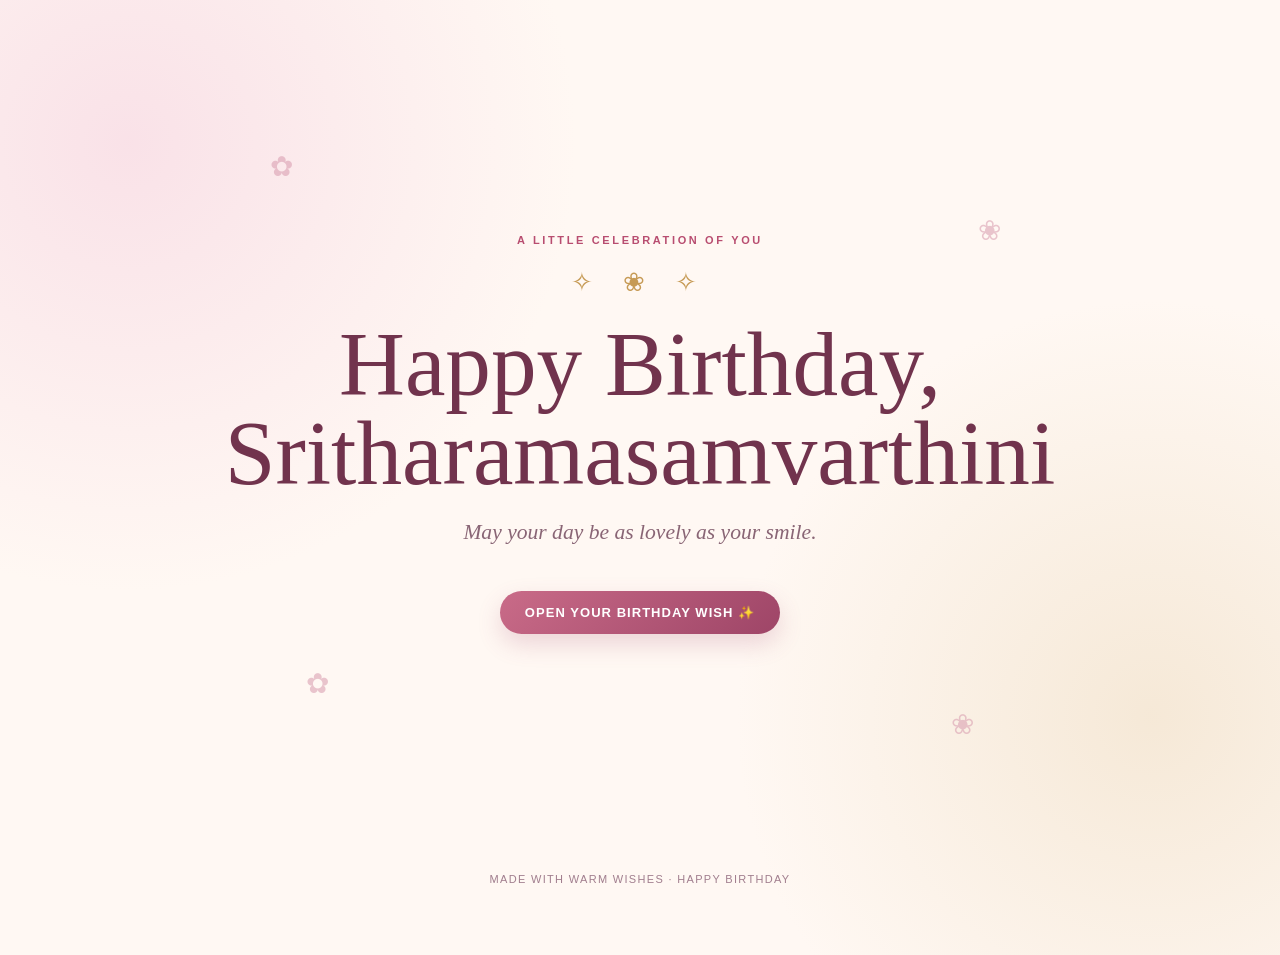
<file: index.html>
<!DOCTYPE html>
<html lang="en">
<head>
  <meta charset="UTF-8">
  <meta name="viewport" content="width=device-width, initial-scale=1.0">
  <meta name="theme-color" content="#fff4f6">
  <title>Happy Birthday, Sritharamasamvarthini!</title>
  <style>
    :root {
      --rose: #b84d70;
      --deep: #71334d;
      --cream: #fff8f3;
      --pink: #f8dce5;
      --gold: #c69a54;
      --ink: #513746;
    }
    * { box-sizing: border-box; }
    html { scroll-behavior: smooth; }
    body {
      margin: 0;
      color: var(--ink);
      font-family: Georgia, "Times New Roman", serif;
      background:
        radial-gradient(circle at 10% 15%, rgba(248,220,229,.8), transparent 28rem),
        radial-gradient(circle at 90% 75%, rgba(238,220,192,.55), transparent 26rem),
        var(--cream);
      min-height: 100vh;
      overflow-x: hidden;
    }
    .page { width: min(920px, 100%); margin: auto; padding: 28px 20px 60px; }
    .hero {
      min-height: 90vh; display: grid; place-items: center; text-align: center;
      position: relative; padding: 48px 12px;
    }
    .eyebrow {
      color: var(--rose); letter-spacing: .24em; text-transform: uppercase;
      font: 600 11px/1.5 Arial, sans-serif;
    }
    h1 {
      color: var(--deep); font-size: clamp(2.6rem, 9vw, 5.7rem);
      line-height: .98; font-weight: 400; margin: 22px 0 16px;
    }
    .subtitle { font-size: clamp(1.05rem, 3vw, 1.35rem); color: #896575; font-style: italic; }
    .ornament { color: var(--gold); font-size: 26px; letter-spacing: .45em; margin: 18px 0; }
    .button {
      border: 0; border-radius: 999px; padding: 14px 25px; margin-top: 24px;
      color: white; background: linear-gradient(135deg, #c96b88, #9e4567);
      font: 600 13px Arial, sans-serif; letter-spacing: .08em; cursor: pointer;
      box-shadow: 0 10px 25px rgba(158,69,103,.2); transition: transform .2s, box-shadow .2s;
    }
    .button:hover { transform: translateY(-2px); box-shadow: 0 14px 30px rgba(158,69,103,.28); }
    .flower { position: absolute; color: #d89aae; opacity: .55; font-size: 28px; animation: sway 4s ease-in-out infinite; }
    .f1 { top: 15%; left: 8%; } .f2 { top: 23%; right: 9%; animation-delay: 1s; }
    .f3 { bottom: 17%; left: 12%; animation-delay: 2s; } .f4 { bottom: 12%; right: 12%; animation-delay: .5s; }
    @keyframes sway { 50% { transform: translateY(-12px) rotate(12deg); } }
    section { margin: 24px 0; }
    .card {
      background: rgba(255,255,255,.72); border: 1px solid rgba(198,154,84,.25);
      border-radius: 26px; padding: clamp(25px, 6vw, 52px);
      box-shadow: 0 18px 55px rgba(113,51,77,.07); text-align: center;
      backdrop-filter: blur(8px);
    }
    h2 { color: var(--deep); font-size: clamp(1.8rem, 5vw, 2.5rem); font-weight: 400; margin: 0 0 12px; }
    .cake-wrap { margin: 30px auto 12px; width: 190px; height: 170px; position: relative; }
    .cake { position: absolute; bottom: 8px; left: 25px; width: 140px; height: 78px; border-radius: 12px 12px 18px 18px;
      background: linear-gradient(#f6c8d3 0 22%, #fff0e7 22% 100%); box-shadow: inset 0 -8px #e9a9bb, 0 12px 20px #71334d18; }
    .cake:before { content:""; position:absolute; top:-12px; left:0; width:100%; height:25px; border-radius:50%;
      background:#fff1ec; border-bottom:5px solid #e9a9bb; }
    .cake:after { content:""; position:absolute; top:22px; left:18px; width:9px; height:9px; border-radius:50%; background:#d987a2;
      box-shadow: 28px 0 #d987a2, 56px 0 #d987a2, 84px 0 #d987a2, 112px 0 #d987a2; }
    .candle { position:absolute; bottom:84px; left:91px; width:9px; height:44px; border-radius:4px;
      background:repeating-linear-gradient(135deg,#fff 0 5px,#d9829e 5px 10px); }
    .flame { position:absolute; left:88px; bottom:128px; width:15px; height:22px; background:#ffc85e;
      border-radius:50% 50% 45% 45%; transform:rotate(4deg); box-shadow:0 0 22px #ffc85e; animation:flicker .8s infinite alternate; }
    @keyframes flicker { to { transform:rotate(-5deg) scale(.86); opacity:.8; } }
    .wish { max-width: 620px; margin: 22px auto 0; font-size: 1.12rem; line-height: 1.9; }
    .poem { max-width: 650px; margin: 26px auto 0; font-size: clamp(1.02rem, 2.7vw, 1.2rem); line-height: 2.05; }
    .poem p { margin: 0 0 18px; }
    .signature { color: var(--rose); font-style: italic; margin-top: 26px; font-size: 1.2rem; }
    .hidden { display: none; }
    .reveal { animation: rise .8s ease both; }
    @keyframes rise { from { opacity:0; transform:translateY(18px); } to { opacity:1; transform:translateY(0); } }
    footer { text-align:center; color:#a17e8e; font: 11px Arial,sans-serif; letter-spacing:.12em; padding:35px 0 10px; }
    .sparkle { position:fixed; top:-20px; pointer-events:none; z-index:10; animation: fall linear forwards; }
    @keyframes fall { to { transform:translateY(110vh) rotate(540deg); opacity:0; } }
    @media (max-width: 520px) {
      .page { padding-inline: 15px; }
      .hero { min-height: 82vh; }
      .flower { font-size: 22px; }
      .card { border-radius: 20px; }
    }
    @media (prefers-reduced-motion: reduce) {
      *, *::before, *::after { animation-duration: .01ms !important; animation-iteration-count: 1 !important; scroll-behavior: auto !important; }
    }
  </style>
</head>
<body>
  <main class="page">
    <header class="hero">
      <span class="flower f1">✿</span><span class="flower f2">❀</span>
      <span class="flower f3">✿</span><span class="flower f4">❀</span>
      <div>
        <div class="eyebrow">A little celebration of you</div>
        <div class="ornament">✧ ❀ ✧</div>
        <h1>Happy Birthday,<br><span id="name">Sritharamasamvarthini</span></h1>
        <p class="subtitle">May your day be as lovely as your smile.</p>
        <button class="button" id="openWish">OPEN YOUR BIRTHDAY WISH ✨</button>
      </div>
    </header>

    <section class="card hidden" id="birthdayCard">
      <div class="eyebrow">Make a wish</div>
      <h2>A little birthday magic</h2>
      <div class="cake-wrap" aria-label="Illustration of a birthday cake">
        <div class="flame"></div><div class="candle"></div><div class="cake"></div>
      </div>
      <p class="wish">Today is a celebration of you — of all that you are, all that you dream of, and all the beautiful things still waiting to find you.</p>
      <button class="button" id="readPoem">READ YOUR WISH 🌷</button>
    </section>

    <section class="card hidden" id="poemCard">
      <div class="eyebrow">A wish from the heart</div>
      <h2>For Your Beautiful Year Ahead</h2>
      <div class="ornament">✧</div>
      <div class="poem">
        <p>May every sunrise bring a reason to smile,<br>
        And make every little moment worthwhile.</p>
        <p>May happiness find you wherever you go,<br>
        And fill your days with a beautiful glow.</p>
        <p>May your dreams take flight and reach the sky,<br>
        May every hope get a chance to fly.</p>
        <p>May laughter stay close, and worries grow few,<br>
        May life bring wonderful things to you.</p>
        <p>May this new chapter be your brightest one,<br>
        Filled with sweet memories and moments of fun.</p>
      </div>
      <div class="signature">Happy Birthday, Sritharamasamvarthini! ❤️</div>
      <p class="wish">Wishing you good health, endless happiness, success, and a year filled with everything your heart hopes for. Keep smiling and keep shining. ✨</p>
    </section>
    <footer>MADE WITH WARM WISHES · HAPPY BIRTHDAY</footer>
  </main>

  <script>
    const openWish = document.getElementById('openWish');
    const birthdayCard = document.getElementById('birthdayCard');
    const poemCard = document.getElementById('poemCard');
    const readPoem = document.getElementById('readPoem');

    function reveal(element) {
      element.classList.remove('hidden');
      element.classList.add('reveal');
      element.scrollIntoView({ behavior: 'smooth', block: 'center' });
    }

    function celebrate() {
      const symbols = ['✦', '✧', '❀', '♡', '✿'];
      for (let i = 0; i < 34; i++) {
        const piece = document.createElement('span');
        piece.className = 'sparkle';
        piece.textContent = symbols[Math.floor(Math.random() * symbols.length)];
        piece.style.left = Math.random() * 100 + 'vw';
        piece.style.color = ['#c96b88', '#c69a54', '#d89aae', '#9e4567'][i % 4];
        piece.style.fontSize = (12 + Math.random() * 17) + 'px';
        piece.style.animationDuration = (3 + Math.random() * 4) + 's';
        piece.style.opacity = .9;
        document.body.appendChild(piece);
        setTimeout(() => piece.remove(), 7500);
      }
    }

    openWish.addEventListener('click', () => {
      reveal(birthdayCard);
      celebrate();
      openWish.textContent = 'YOUR WISH IS HERE ❤️';
      openWish.disabled = true;
      openWish.style.opacity = '.65';
    });

    readPoem.addEventListener('click', () => {
      reveal(poemCard);
      celebrate();
      readPoem.textContent = 'HAPPY BIRTHDAY! 🌸';
      readPoem.disabled = true;
      readPoem.style.opacity = '.65';
    });
  </script>
</body>
</html>
</file>
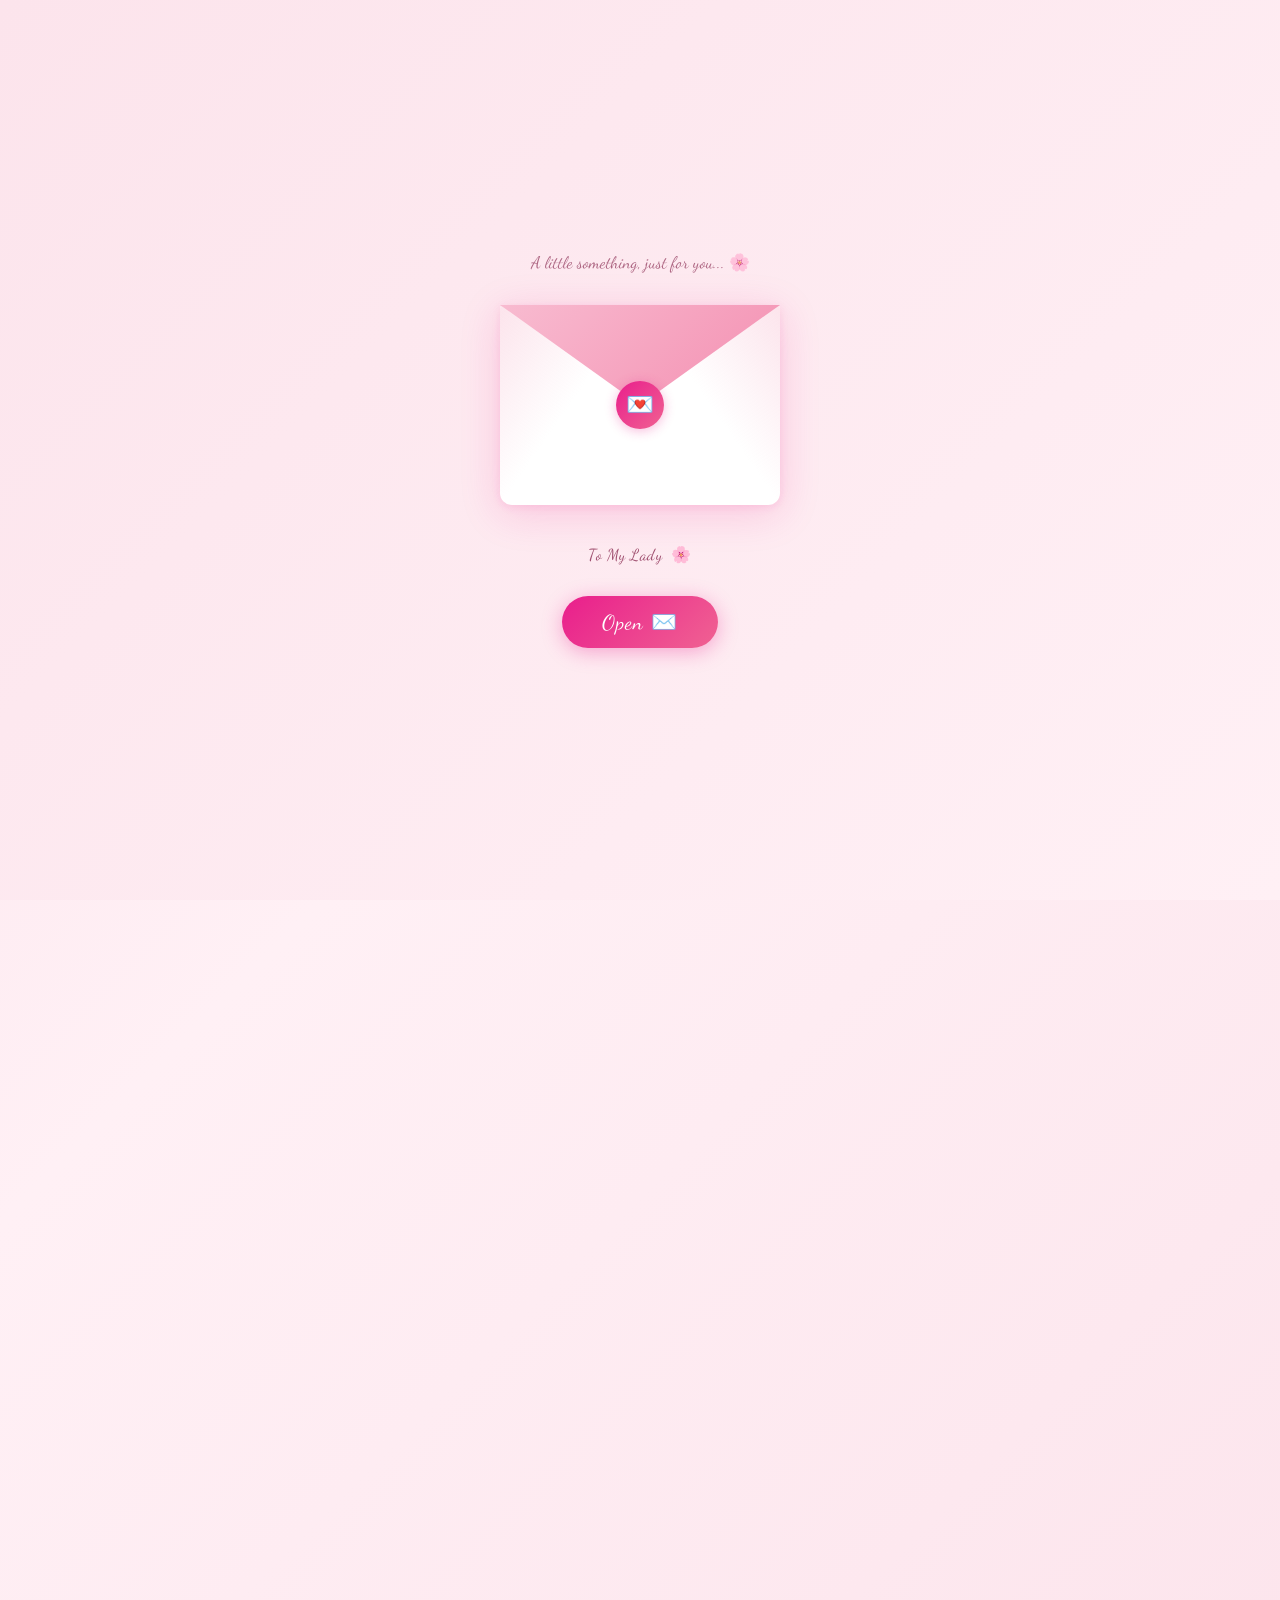
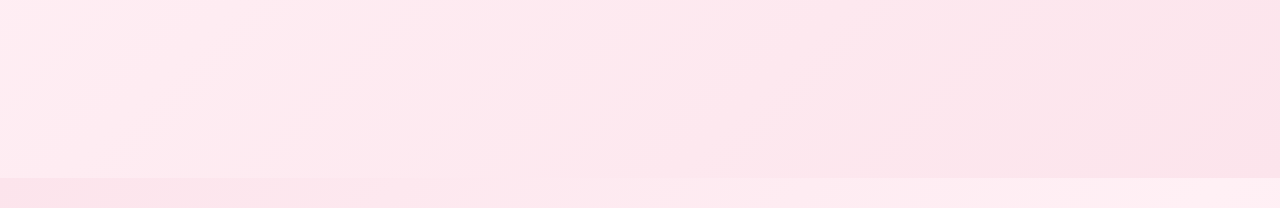
<file: my-lady.html>
<!DOCTYPE html>
<html lang="en">
<head>
  <meta charset="UTF-8" />
  <meta name="viewport" content="width=device-width, initial-scale=1.0" />
  <title>To My Lady 🌸</title>
  <link href="https://fonts.googleapis.com/css2?family=Playfair+Display:ital,wght@0,400;0,600;1,400&family=Cormorant+Garamond:ital,wght@0,300;0,400;1,300;1,400&family=Dancing+Script:wght@400;600&display=swap" rel="stylesheet" />
  <style>
    *, *::before, *::after { box-sizing: border-box; margin: 0; padding: 0; }

    :root {
      --blush:     #fce4ec;
      --blush-mid: #f8bbd0;
      --rose:      #e91e8c;
      --rose-soft: #f06292;
      --cream:     #fff8f9;
      --text:      #5a2d3a;
      --text-light:#a05070;
    }

    html { scroll-behavior: smooth; }

    body {
      min-height: 100vh;
      background: linear-gradient(135deg, #fce4ec 0%, #fff0f5 40%, #fce4ec 100%);
      font-family: 'Cormorant Garamond', serif;
      color: var(--text);
      overflow-x: hidden;
    }

    /* ── Floating hearts ── */
    .hearts-bg {
      position: fixed; inset: 0;
      pointer-events: none;
      z-index: 0;
      overflow: hidden;
    }
    .heart-particle {
      position: absolute;
      bottom: -50px;
      font-size: 1.2rem;
      opacity: 0;
      animation: floatUp linear infinite;
    }
    @keyframes floatUp {
      0%   { transform: translateY(0) scale(0.8) rotate(-10deg); opacity: 0; }
      10%  { opacity: 0.6; }
      90%  { opacity: 0.3; }
      100% { transform: translateY(-110vh) scale(1.1) rotate(10deg); opacity: 0; }
    }

    /* ── Letter envelope wrapper ── */
    #letter-scene {
      position: fixed; inset: 0;
      display: flex; align-items: center; justify-content: center;
      z-index: 10;
      background: linear-gradient(135deg, #fce4ec, #fff0f5);
      transition: opacity 0.8s ease, visibility 0.8s ease;
    }
    #letter-scene.hidden { opacity: 0; visibility: hidden; pointer-events: none; }

    .envelope-wrap {
      display: flex;
      flex-direction: column;
      align-items: center;
      gap: 2rem;
      padding: 2rem;
      text-align: center;
    }

    .envelope {
      position: relative;
      width: 280px; height: 200px;
      background: #fff;
      border-radius: 4px 4px 12px 12px;
      box-shadow: 0 8px 40px rgba(233,30,140,0.18), 0 2px 8px rgba(233,30,140,0.1);
      cursor: pointer;
      transition: transform 0.3s ease, box-shadow 0.3s ease;
    }
    .envelope:hover { transform: translateY(-4px) scale(1.03); box-shadow: 0 16px 50px rgba(233,30,140,0.28); }

    /* envelope flap */
    .envelope::before {
      content: '';
      position: absolute;
      top: 0; left: 0; right: 0;
      height: 50%;
      background: linear-gradient(135deg, #f8bbd0, #f48fb1);
      clip-path: polygon(0 0, 100% 0, 50% 100%);
      transform-origin: top;
      transition: transform 0.6s ease;
      z-index: 2;
    }
    .envelope.opened::before { transform: rotateX(180deg); }

    /* envelope body sides */
    .envelope::after {
      content: '';
      position: absolute;
      inset: 0;
      background:
        linear-gradient(to bottom right, #fce4ec 0%, transparent 50%) top left / 50% 100% no-repeat,
        linear-gradient(to bottom left,  #fce4ec 0%, transparent 50%) top right / 50% 100% no-repeat;
      border-radius: 4px 4px 12px 12px;
      z-index: 1;
    }

    .envelope-seal {
      position: absolute;
      top: 50%; left: 50%;
      transform: translate(-50%, -50%);
      width: 48px; height: 48px;
      background: linear-gradient(135deg, var(--rose), var(--rose-soft));
      border-radius: 50%;
      display: flex; align-items: center; justify-content: center;
      font-size: 1.4rem;
      box-shadow: 0 2px 12px rgba(233,30,140,0.3);
      z-index: 3;
      transition: transform 0.3s ease;
    }
    .envelope:hover .envelope-seal { transform: translate(-50%, -50%) scale(1.1); }

    .envelope-label {
      font-family: 'Dancing Script', cursive;
      font-size: 1rem;
      color: var(--text-light);
      letter-spacing: 0.03em;
      margin-top: 0.5rem;
    }

    .open-btn {
      background: linear-gradient(135deg, var(--rose), var(--rose-soft));
      color: #fff;
      border: none;
      padding: 0.85rem 2.5rem;
      border-radius: 50px;
      font-family: 'Dancing Script', cursive;
      font-size: 1.3rem;
      cursor: pointer;
      letter-spacing: 0.05em;
      box-shadow: 0 4px 20px rgba(233,30,140,0.35);
      transition: transform 0.2s ease, box-shadow 0.2s ease;
    }
    .open-btn:hover { transform: translateY(-2px) scale(1.04); box-shadow: 0 8px 30px rgba(233,30,140,0.45); }
    .open-btn:active { transform: scale(0.98); }

    .envelope-hint {
      font-family: 'Dancing Script', cursive;
      font-size: 1.05rem;
      color: var(--text-light);
      opacity: 0.85;
    }

    /* ── Main poem page ── */
    #poem-page {
      position: relative;
      z-index: 1;
      min-height: 100vh;
      display: flex;
      flex-direction: column;
      align-items: center;
      padding: 3rem 1.5rem 5rem;
      opacity: 0;
      transform: translateY(30px);
      transition: opacity 0.9s ease 0.2s, transform 0.9s ease 0.2s;
    }
    #poem-page.visible { opacity: 1; transform: translateY(0); }

    .petal-divider {
      display: flex; align-items: center; gap: 0.6rem;
      margin: 1.2rem 0;
      color: var(--rose-soft);
      font-size: 1rem;
    }
    .petal-divider::before,
    .petal-divider::after {
      content: '';
      flex: 1;
      height: 1px;
      background: linear-gradient(to right, transparent, var(--blush-mid), transparent);
      max-width: 100px;
    }

    .page-title {
      font-family: 'Dancing Script', cursive;
      font-size: clamp(2rem, 6vw, 3.2rem);
      font-weight: 600;
      color: var(--rose);
      text-align: center;
      line-height: 1.3;
      text-shadow: 0 2px 12px rgba(233,30,140,0.15);
    }

    .page-subtitle {
      font-family: 'Cormorant Garamond', serif;
      font-style: italic;
      font-size: 1.1rem;
      color: var(--text-light);
      text-align: center;
    }

    /* ── Poem card ── */
    .poem-card {
      background: rgba(255,255,255,0.72);
      backdrop-filter: blur(12px);
      -webkit-backdrop-filter: blur(12px);
      border: 1px solid rgba(248,187,208,0.5);
      border-radius: 20px;
      padding: clamp(2rem, 6vw, 3.5rem) clamp(1.5rem, 5vw, 3rem);
      max-width: 680px;
      width: 100%;
      box-shadow: 0 8px 40px rgba(233,30,140,0.1), 0 2px 10px rgba(233,30,140,0.06);
      margin: 1.5rem 0;
    }

    /* ── Stanza reveal ── */
    .stanza {
      margin-bottom: 2rem;
      opacity: 0;
      transform: translateY(20px);
      transition: opacity 0.7s ease, transform 0.7s ease;
    }
    .stanza.revealed { opacity: 1; transform: translateY(0); }
    .stanza:last-of-type { margin-bottom: 0; }

    .stanza p {
      font-family: 'Cormorant Garamond', serif;
      font-size: clamp(1.05rem, 2.5vw, 1.22rem);
      line-height: 2;
      color: var(--text);
      text-align: center;
    }

    .stanza p em {
      font-style: italic;
      color: var(--rose);
    }

    .stanza-title {
      font-family: 'Dancing Script', cursive;
      font-size: 1.3rem;
      color: var(--rose-soft);
      text-align: center;
      margin-bottom: 0.6rem;
    }

    /* ── Invitation card ── */
    .invitation-card {
      background: linear-gradient(135deg, rgba(252,228,236,0.85), rgba(255,255,255,0.9));
      border: 1.5px solid rgba(233,30,140,0.2);
      border-radius: 20px;
      padding: 2.5rem 2rem;
      max-width: 560px;
      width: 100%;
      text-align: center;
      box-shadow: 0 8px 40px rgba(233,30,140,0.12);
      margin-top: 1rem;
      opacity: 0;
      transform: translateY(20px);
      transition: opacity 0.8s ease, transform 0.8s ease;
    }
    .invitation-card.revealed { opacity: 1; transform: translateY(0); }

    .invitation-card .invite-icon {
      font-size: 2.5rem;
      margin-bottom: 0.8rem;
      display: block;
      animation: pulse 2.5s ease-in-out infinite;
    }
    @keyframes pulse {
      0%, 100% { transform: scale(1); }
      50%       { transform: scale(1.12); }
    }

    .invitation-card .invite-question {
      font-family: 'Dancing Script', cursive;
      font-size: clamp(1.3rem, 4vw, 1.7rem);
      font-weight: 600;
      color: var(--rose);
      line-height: 1.5;
      margin-bottom: 0.8rem;
    }

    .invitation-card .invite-note {
      font-family: 'Cormorant Garamond', serif;
      font-style: italic;
      font-size: 1.05rem;
      color: var(--text-light);
    }

    .signature {
      font-family: 'Dancing Script', cursive;
      font-size: 1.4rem;
      color: var(--text-light);
      text-align: center;
      margin-top: 0.5rem;
    }

    /* ── Footer ── */
    .footer-note {
      font-family: 'Cormorant Garamond', serif;
      font-style: italic;
      font-size: 0.95rem;
      color: var(--text-light);
      opacity: 0.7;
      margin-top: 2.5rem;
      text-align: center;
    }

    /* ── Responsive ── */
    @media (max-width: 480px) {
      .envelope { width: 240px; height: 168px; }
      .poem-card { padding: 1.8rem 1.3rem; }
    }
  </style>
</head>
<body>

  <!-- Floating hearts background -->
  <div class="hearts-bg" id="hearts-bg" aria-hidden="true"></div>

  <!-- Sealed letter screen -->
  <div id="letter-scene" role="main" aria-label="Sealed letter">
    <div class="envelope-wrap">
      <p class="envelope-hint">A little something, just for you... 🌸</p>

      <div class="envelope" id="envelope" role="button" aria-label="Open the letter" tabindex="0">
        <div class="envelope-seal">💌</div>
      </div>

      <p class="envelope-label">To My Lady &nbsp;🌸</p>

      <button class="open-btn" id="open-btn" aria-label="Open the letter">
        Open ✉️
      </button>
    </div>
  </div>

  <!-- Poem page (revealed after opening) -->
  <main id="poem-page" aria-hidden="true">

    <div class="petal-divider">🌸 🌸 🌸</div>
    <h1 class="page-title">The Girl in the Pink Saree</h1>
    <p class="page-subtitle">A poem written from heart, to yours.</p>
    <div class="petal-divider">💗 💗 💗</div>

    <article class="poem-card" aria-label="Poem">

      <!-- Stanza 1 -->
      <div class="stanza" data-delay="0">
        <p>I saw you in an aisle, a stranger passing by,</p>
        <p>Never thought you'd be the one who'd stay on my mind.</p>
        <p>Found you on Instagram, and we started to speak,</p>
        <p>Just one day of talking, yet there's something unique.</p>
      </div>

      <div class="petal-divider" aria-hidden="true">🌸</div>

      <!-- Stanza 2 -->
      <div class="stanza" data-delay="150">
        <p>I like the way you talk, so bold and so fierce,</p>
        <p>A beautiful soul with a presence that captivates.</p>
        <p>That <em>pink saree, white blouse</em> — you looked so divine,</p>
        <p>That little nose pin? Girl, you should be a crime. 😉</p>
        <p>Your neatly styled hair, that gorgeous face,</p>
        <p>How am I supposed to forget you with such effortless grace? ❤️</p>
      </div>

      <div class="petal-divider" aria-hidden="true">🌸</div>

      <!-- Stanza 3 -->
      <div class="stanza" data-delay="300">
        <p>Maybe it's too soon, maybe it's just a spark,</p>
        <p>But somehow, you've left a little glow in my heart.</p>
        <p>I barely know you, yet I'd love to know more,</p>
        <p>Meet you in person, not just through a screen anymore.</p>
      </div>

      <div class="petal-divider" aria-hidden="true">🌸</div>

      <!-- Stanza 4 -->
      <div class="stanza" data-delay="450">
        <p>Maybe someday, beneath the evening sky,</p>
        <p>We'll walk hand in hand, just you and I.</p>
        <p>No promises, no pressure, just a moment to see,</p>
        <p>If <em>the girl in the pink saree</em> might smile walking beside me. ❤️</p>
      </div>

    </article>

    <!-- Invitation -->
    <div class="invitation-card" id="invitation">
      <span class="invite-icon">🌸</span>
      <p class="invite-question">"Can I hold your hand and take a walk with you someday?"</p>
      <p class="invite-note">No rush, no pressure — just two people, an evening sky, and a quiet possibility.</p>
    </div>

    <p class="signature">— With quiet admiration 💗</p>

    <p class="footer-note">Written for you, the girl in the pink saree 🌸</p>

  </main>

  <script>
    /* ── Floating hearts generator ── */
    const heartSymbols = ['🌸', '💗', '💖', '🌷', '✨', '💕', '🌺'];
    const bg = document.getElementById('hearts-bg');

    function createHeart() {
      const el = document.createElement('span');
      el.className = 'heart-particle';
      el.textContent = heartSymbols[Math.floor(Math.random() * heartSymbols.length)];
      el.style.left = Math.random() * 100 + 'vw';
      el.style.fontSize = (0.8 + Math.random() * 1.2) + 'rem';
      const dur = 8 + Math.random() * 10;
      el.style.animationDuration = dur + 's';
      el.style.animationDelay = (Math.random() * dur) + 's';
      bg.appendChild(el);
      setTimeout(() => el.remove(), (dur + 3) * 1000);
    }

    // Spawn hearts continuously
    for (let i = 0; i < 18; i++) setTimeout(createHeart, i * 600);
    setInterval(createHeart, 900);

    /* ── Open letter ── */
    function openLetter() {
      const scene   = document.getElementById('letter-scene');
      const envelope = document.getElementById('envelope');
      const page    = document.getElementById('poem-page');

      envelope.classList.add('opened');

      setTimeout(() => {
        scene.classList.add('hidden');
        page.setAttribute('aria-hidden', 'false');
        page.classList.add('visible');
        revealStanzas();
      }, 700);
    }

    document.getElementById('open-btn').addEventListener('click', openLetter);
    document.getElementById('envelope').addEventListener('click', openLetter);
    document.getElementById('envelope').addEventListener('keydown', e => {
      if (e.key === 'Enter' || e.key === ' ') { e.preventDefault(); openLetter(); }
    });

    /* ── Stanza scroll reveal ── */
    function revealStanzas() {
      const stanzas    = document.querySelectorAll('.stanza');
      const invitation = document.getElementById('invitation');

      // Use IntersectionObserver for scroll-triggered reveal
      const observer = new IntersectionObserver((entries) => {
        entries.forEach(entry => {
          if (entry.isIntersecting) {
            const delay = parseInt(entry.target.dataset.delay || 0, 10);
            setTimeout(() => entry.target.classList.add('revealed'), delay);
            observer.unobserve(entry.target);
          }
        });
      }, { threshold: 0.15 });

      stanzas.forEach(s => observer.observe(s));

      // Invitation reveal via its own observer
      const invObs = new IntersectionObserver((entries) => {
        entries.forEach(entry => {
          if (entry.isIntersecting) {
            setTimeout(() => entry.target.classList.add('revealed'), 200);
            invObs.unobserve(entry.target);
          }
        });
      }, { threshold: 0.2 });
      invObs.observe(invitation);

      // Immediately reveal first stanza since it's already in view
      setTimeout(() => {
        stanzas[0] && stanzas[0].classList.add('revealed');
      }, 300);
    }
  </script>
</body>
</html>
</file>
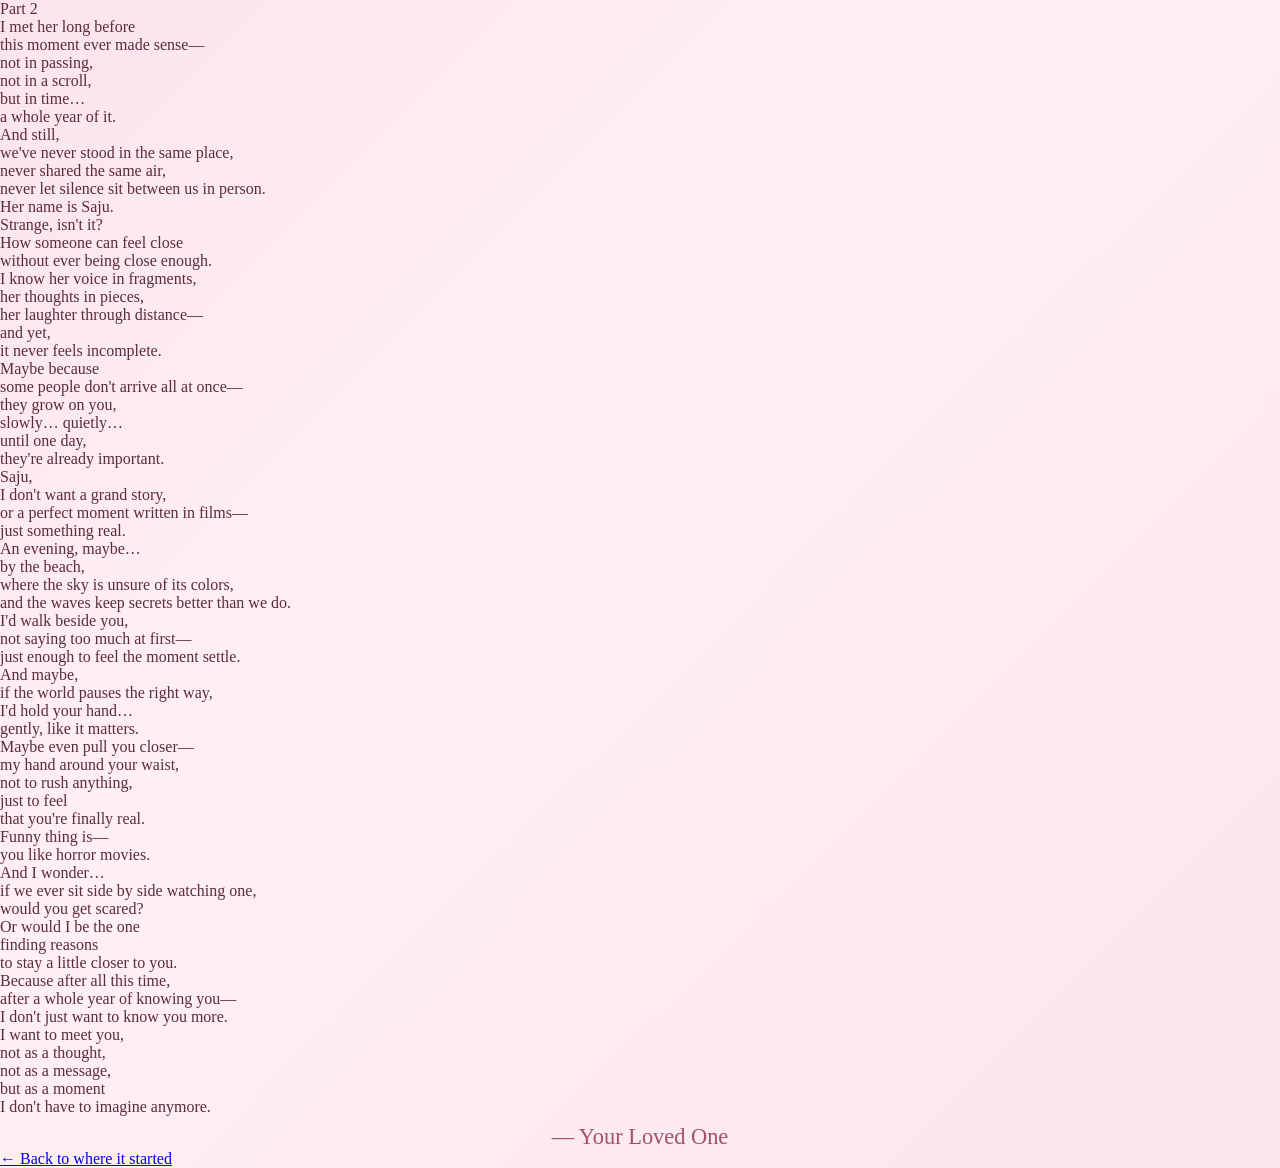
<file: poem.html>
<!DOCTYPE html>
<html lang="en">
<head>
  <meta charset="UTF-8">
  <meta name="viewport" content="width=device-width, initial-scale=1.0">
  <title>For Saju</title>
  <link rel="stylesheet" href="style.css">
</head>
<body>

  <main class="letter-page">
    <section class="letter-section">
      <div class="letter-full">
        <article class="letter">
          <p class="small-title">Part 2</p>
          
          <p>I met her long before<br>
          this moment ever made sense—<br>
          not in passing,<br>
          not in a scroll,<br>
          but in time…<br>
          a whole year of it.</p>

          <p>And still,<br>
          we've never stood in the same place,<br>
          never shared the same air,<br>
          never let silence sit between us in person.</p>

          <p>Her name is Saju.</p>

          <p>Strange, isn't it?<br>
          How someone can feel close<br>
          without ever being close enough.</p>

          <p>I know her voice in fragments,<br>
          her thoughts in pieces,<br>
          her laughter through distance—<br>
          and yet,<br>
          it never feels incomplete.</p>

          <p>Maybe because<br>
          some people don't arrive all at once—<br>
          they grow on you,<br>
          slowly… quietly…<br>
          until one day,<br>
          they're already important.</p>

          <p class="closing">Saju,</p>

          <p>I don't want a grand story,<br>
          or a perfect moment written in films—<br>
          just something real.</p>

          <p>An evening, maybe…<br>
          by the beach,<br>
          where the sky is unsure of its colors,<br>
          and the waves keep secrets better than we do.</p>

          <p>I'd walk beside you,<br>
          not saying too much at first—<br>
          just enough to feel the moment settle.</p>

          <p>And maybe,<br>
          if the world pauses the right way,<br>
          I'd hold your hand…<br>
          gently, like it matters.</p>

          <p>Maybe even pull you closer—<br>
          my hand around your waist,<br>
          not to rush anything,<br>
          just to feel<br>
          that you're finally real.</p>

          <p>Funny thing is—<br>
          you like horror movies.</p>

          <p>And I wonder…<br>
          if we ever sit side by side watching one,<br>
          would you get scared?</p>

          <p>Or would I be the one<br>
          finding reasons<br>
          to stay a little closer to you.</p>

          <p>Because after all this time,<br>
          after a whole year of knowing you—<br>
          I don't just want to know you more.</p>

          <p>I want to meet you,<br>
          not as a thought,<br>
          not as a message,<br>
          but as a moment<br>
          I don't have to imagine anymore.</p>

          <p class="signature">— Your Loved One</p>
        </article>
      </div>
    </section>

    <div class="navigation">
      <a href="index.html" class="button">← Back to where it started</a>
    </div>
  </main>

</body>
</html>
</file>
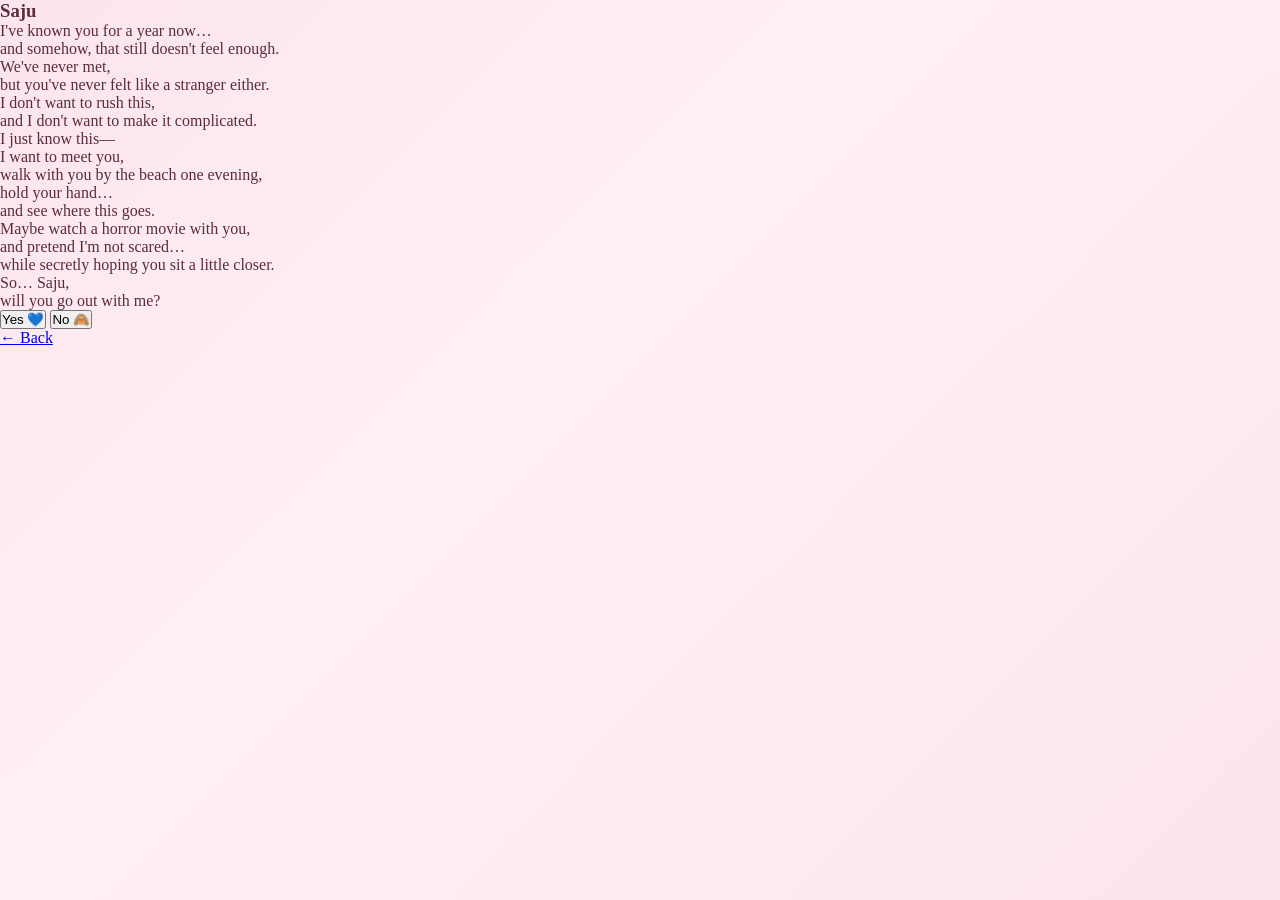
<file: proposal.html>
<!DOCTYPE html>
<html lang="en">
<head>
  <meta charset="UTF-8">
  <meta name="viewport" content="width=device-width, initial-scale=1.0">
  <title>For Saju</title>
  <link rel="stylesheet" href="style.css">
</head>
<body>

  <main class="letter-page">
    <section class="letter-section">
      <div class="letter-full">
        <article class="letter proposal">
          <h1 class="name-glow">Saju</h1>

          <p>
            I've known you for a year now…<br>
            and somehow, that still doesn't feel enough.
          </p>

          <p>
            We've never met,<br>
            but you've never felt like a stranger either.
          </p>

          <p>
            I don't want to rush this,<br>
            and I don't want to make it complicated.
          </p>

          <p>
            I just know this—<br>
            I want to meet you,<br>
            walk with you by the beach one evening,<br>
            hold your hand…<br>
            and see where this goes.
          </p>

          <p>
            Maybe watch a horror movie with you,<br>
            and pretend I'm not scared…<br>
            while secretly hoping you sit a little closer.
          </p>

          <p class="final-line">
            So… Saju,<br>
            will you go out with me?
          </p>

          <div class="buttons">
            <button class="btn-yes" onclick="yesClicked()">Yes 💙</button>
            <button class="btn-no" id="noBtn" onmouseover="moveNo()">No 🙈</button>
          </div>

        </article>
      </div>
    </section>

    <div class="navigation">
      <a href="index.html" class="button">← Back</a>
    </div>
  </main>

  <script>
    function yesClicked() {
      const proposal = document.querySelector('.proposal');
      proposal.innerHTML = `
        <div class="love-message">
          <h2>💙 Love u Saju 💙</h2>
          <p>You just made me the happiest person!</p>
          <p class="heart">❤️‍🔥</p>
        </div>
      `;
    }

    function moveNo() {
      const btn = document.getElementById("noBtn");
      btn.style.position = "absolute";
      btn.style.top = Math.random() * 80 + "%";
      btn.style.left = Math.random() * 80 + "%";
    }
  </script>

</body>
</html>
</file>
<file: style.css>
*, *::before, *::after { box-sizing: border-box; margin: 0; padding: 0; }

:root {
  --blush:     #fce4ec;
  --blush-mid: #f8bbd0;
  --rose:      #e91e8c;
  --rose-soft: #f06292;
  --cream:     #fff8f9;
  --text:      #5a2d3a;
  --text-light:#a05070;
}

html { scroll-behavior: smooth; }

body {
  min-height: 100vh;
  background: linear-gradient(135deg, #fce4ec 0%, #fff0f5 40%, #fce4ec 100%);
  font-family: 'Cormorant Garamond', serif;
  color: var(--text);
  overflow-x: hidden;
}

/* ── Floating hearts ── */
.hearts-bg {
  position: fixed; inset: 0;
  pointer-events: none;
  z-index: 0;
  overflow: hidden;
}
.heart-particle {
  position: absolute;
  bottom: -50px;
  font-size: 1.2rem;
  opacity: 0;
  animation: floatUp linear infinite;
}
@keyframes floatUp {
  0%   { transform: translateY(0) scale(0.8) rotate(-10deg); opacity: 0; }
  10%  { opacity: 0.6; }
  90%  { opacity: 0.3; }
  100% { transform: translateY(-110vh) scale(1.1) rotate(10deg); opacity: 0; }
}

/* ── Letter envelope wrapper ── */
#letter-scene {
  position: fixed; inset: 0;
  display: flex; align-items: center; justify-content: center;
  z-index: 10;
  background: linear-gradient(135deg, #fce4ec, #fff0f5);
  transition: opacity 0.8s ease, visibility 0.8s ease;
}
#letter-scene.hidden { opacity: 0; visibility: hidden; pointer-events: none; }

.envelope-wrap {
  display: flex;
  flex-direction: column;
  align-items: center;
  gap: 2rem;
  padding: 2rem;
  text-align: center;
}

.envelope {
  position: relative;
  width: 280px; height: 200px;
  background: #fff;
  border-radius: 4px 4px 12px 12px;
  box-shadow: 0 8px 40px rgba(233,30,140,0.18), 0 2px 8px rgba(233,30,140,0.1);
  cursor: pointer;
  transition: transform 0.3s ease, box-shadow 0.3s ease;
}
.envelope:hover { transform: translateY(-4px) scale(1.03); box-shadow: 0 16px 50px rgba(233,30,140,0.28); }

/* envelope flap */
.envelope::before {
  content: '';
  position: absolute;
  top: 0; left: 0; right: 0;
  height: 50%;
  background: linear-gradient(135deg, #f8bbd0, #f48fb1);
  clip-path: polygon(0 0, 100% 0, 50% 100%);
  transform-origin: top;
  transition: transform 0.6s ease;
  z-index: 2;
}
.envelope.opened::before { transform: rotateX(180deg); }

/* envelope body sides */
.envelope::after {
  content: '';
  position: absolute;
  inset: 0;
  background:
    linear-gradient(to bottom right, #fce4ec 0%, transparent 50%) top left / 50% 100% no-repeat,
    linear-gradient(to bottom left,  #fce4ec 0%, transparent 50%) top right / 50% 100% no-repeat;
  border-radius: 4px 4px 12px 12px;
  z-index: 1;
}

.envelope-seal {
  position: absolute;
  top: 50%; left: 50%;
  transform: translate(-50%, -50%);
  width: 48px; height: 48px;
  background: linear-gradient(135deg, var(--rose), var(--rose-soft));
  border-radius: 50%;
  display: flex; align-items: center; justify-content: center;
  font-size: 1.4rem;
  box-shadow: 0 2px 12px rgba(233,30,140,0.3);
  z-index: 3;
  transition: transform 0.3s ease;
}
.envelope:hover .envelope-seal { transform: translate(-50%, -50%) scale(1.1); }

.envelope-label {
  font-family: 'Dancing Script', cursive;
  font-size: 1rem;
  color: var(--text-light);
  letter-spacing: 0.03em;
  margin-top: 0.5rem;
}

.open-btn {
  background: linear-gradient(135deg, var(--rose), var(--rose-soft));
  color: #fff;
  border: none;
  padding: 0.85rem 2.5rem;
  border-radius: 50px;
  font-family: 'Dancing Script', cursive;
  font-size: 1.3rem;
  cursor: pointer;
  letter-spacing: 0.05em;
  box-shadow: 0 4px 20px rgba(233,30,140,0.35);
  transition: transform 0.2s ease, box-shadow 0.2s ease;
}
.open-btn:hover { transform: translateY(-2px) scale(1.04); box-shadow: 0 8px 30px rgba(233,30,140,0.45); }
.open-btn:active { transform: scale(0.98); }

.envelope-hint {
  font-family: 'Dancing Script', cursive;
  font-size: 1.05rem;
  color: var(--text-light);
  opacity: 0.85;
}

/* ── Main poem page ── */
#poem-page {
  position: relative;
  z-index: 1;
  min-height: 100vh;
  display: flex;
  flex-direction: column;
  align-items: center;
  padding: 3rem 1.5rem 5rem;
  opacity: 0;
  transform: translateY(30px);
  transition: opacity 0.9s ease 0.2s, transform 0.9s ease 0.2s;
}
#poem-page.visible { opacity: 1; transform: translateY(0); }

.petal-divider {
  display: flex; align-items: center; gap: 0.6rem;
  margin: 1.2rem 0;
  color: var(--rose-soft);
  font-size: 1rem;
}
.petal-divider::before,
.petal-divider::after {
  content: '';
  flex: 1;
  height: 1px;
  background: linear-gradient(to right, transparent, var(--blush-mid), transparent);
  max-width: 100px;
}

.page-title {
  font-family: 'Dancing Script', cursive;
  font-size: clamp(2rem, 6vw, 3.2rem);
  font-weight: 600;
  color: var(--rose);
  text-align: center;
  line-height: 1.3;
  text-shadow: 0 2px 12px rgba(233,30,140,0.15);
}

.page-subtitle {
  font-family: 'Cormorant Garamond', serif;
  font-style: italic;
  font-size: 1.1rem;
  color: var(--text-light);
  text-align: center;
}

/* ── Poem card ── */
.poem-card {
  background: rgba(255,255,255,0.72);
  backdrop-filter: blur(12px);
  -webkit-backdrop-filter: blur(12px);
  border: 1px solid rgba(248,187,208,0.5);
  border-radius: 20px;
  padding: clamp(2rem, 6vw, 3.5rem) clamp(1.5rem, 5vw, 3rem);
  max-width: 680px;
  width: 100%;
  box-shadow: 0 8px 40px rgba(233,30,140,0.1), 0 2px 10px rgba(233,30,140,0.06);
  margin: 1.5rem 0;
}

/* ── Stanza reveal ── */
.stanza {
  margin-bottom: 2rem;
  opacity: 0;
  transform: translateY(20px);
  transition: opacity 0.7s ease, transform 0.7s ease;
}
.stanza.revealed { opacity: 1; transform: translateY(0); }
.stanza:last-of-type { margin-bottom: 0; }

.stanza p {
  font-family: 'Cormorant Garamond', serif;
  font-size: clamp(1.05rem, 2.5vw, 1.22rem);
  line-height: 2;
  color: var(--text);
  text-align: center;
}

.stanza p em {
  font-style: italic;
  color: var(--rose);
}

.stanza-title {
  font-family: 'Dancing Script', cursive;
  font-size: 1.3rem;
  color: var(--rose-soft);
  text-align: center;
  margin-bottom: 0.6rem;
}

/* ── Invitation card ── */
.invitation-card {
  background: linear-gradient(135deg, rgba(252,228,236,0.85), rgba(255,255,255,0.9));
  border: 1.5px solid rgba(233,30,140,0.2);
  border-radius: 20px;
  padding: 2.5rem 2rem;
  max-width: 560px;
  width: 100%;
  text-align: center;
  box-shadow: 0 8px 40px rgba(233,30,140,0.12);
  margin-top: 1rem;
  opacity: 0;
  transform: translateY(20px);
  transition: opacity 0.8s ease, transform 0.8s ease;
}
.invitation-card.revealed { opacity: 1; transform: translateY(0); }

.invitation-card .invite-icon {
  font-size: 2.5rem;
  margin-bottom: 0.8rem;
  display: block;
  animation: pulse 2.5s ease-in-out infinite;
}
@keyframes pulse {
  0%, 100% { transform: scale(1); }
  50%       { transform: scale(1.12); }
}

.invitation-card .invite-question {
  font-family: 'Dancing Script', cursive;
  font-size: clamp(1.3rem, 4vw, 1.7rem);
  font-weight: 600;
  color: var(--rose);
  line-height: 1.5;
  margin-bottom: 0.8rem;
}

.invitation-card .invite-note {
  font-family: 'Cormorant Garamond', serif;
  font-style: italic;
  font-size: 1.05rem;
  color: var(--text-light);
}

.signature {
  font-family: 'Dancing Script', cursive;
  font-size: 1.4rem;
  color: var(--text-light);
  text-align: center;
  margin-top: 0.5rem;
}

/* ── Footer ── */
.footer-note {
  font-family: 'Cormorant Garamond', serif;
  font-style: italic;
  font-size: 0.95rem;
  color: var(--text-light);
  opacity: 0.7;
  margin-top: 2.5rem;
  text-align: center;
}

/* ── Responsive ── */
@media (max-width: 480px) {
  .envelope { width: 240px; height: 168px; }
  .poem-card { padding: 1.8rem 1.3rem; }
}
</file>
